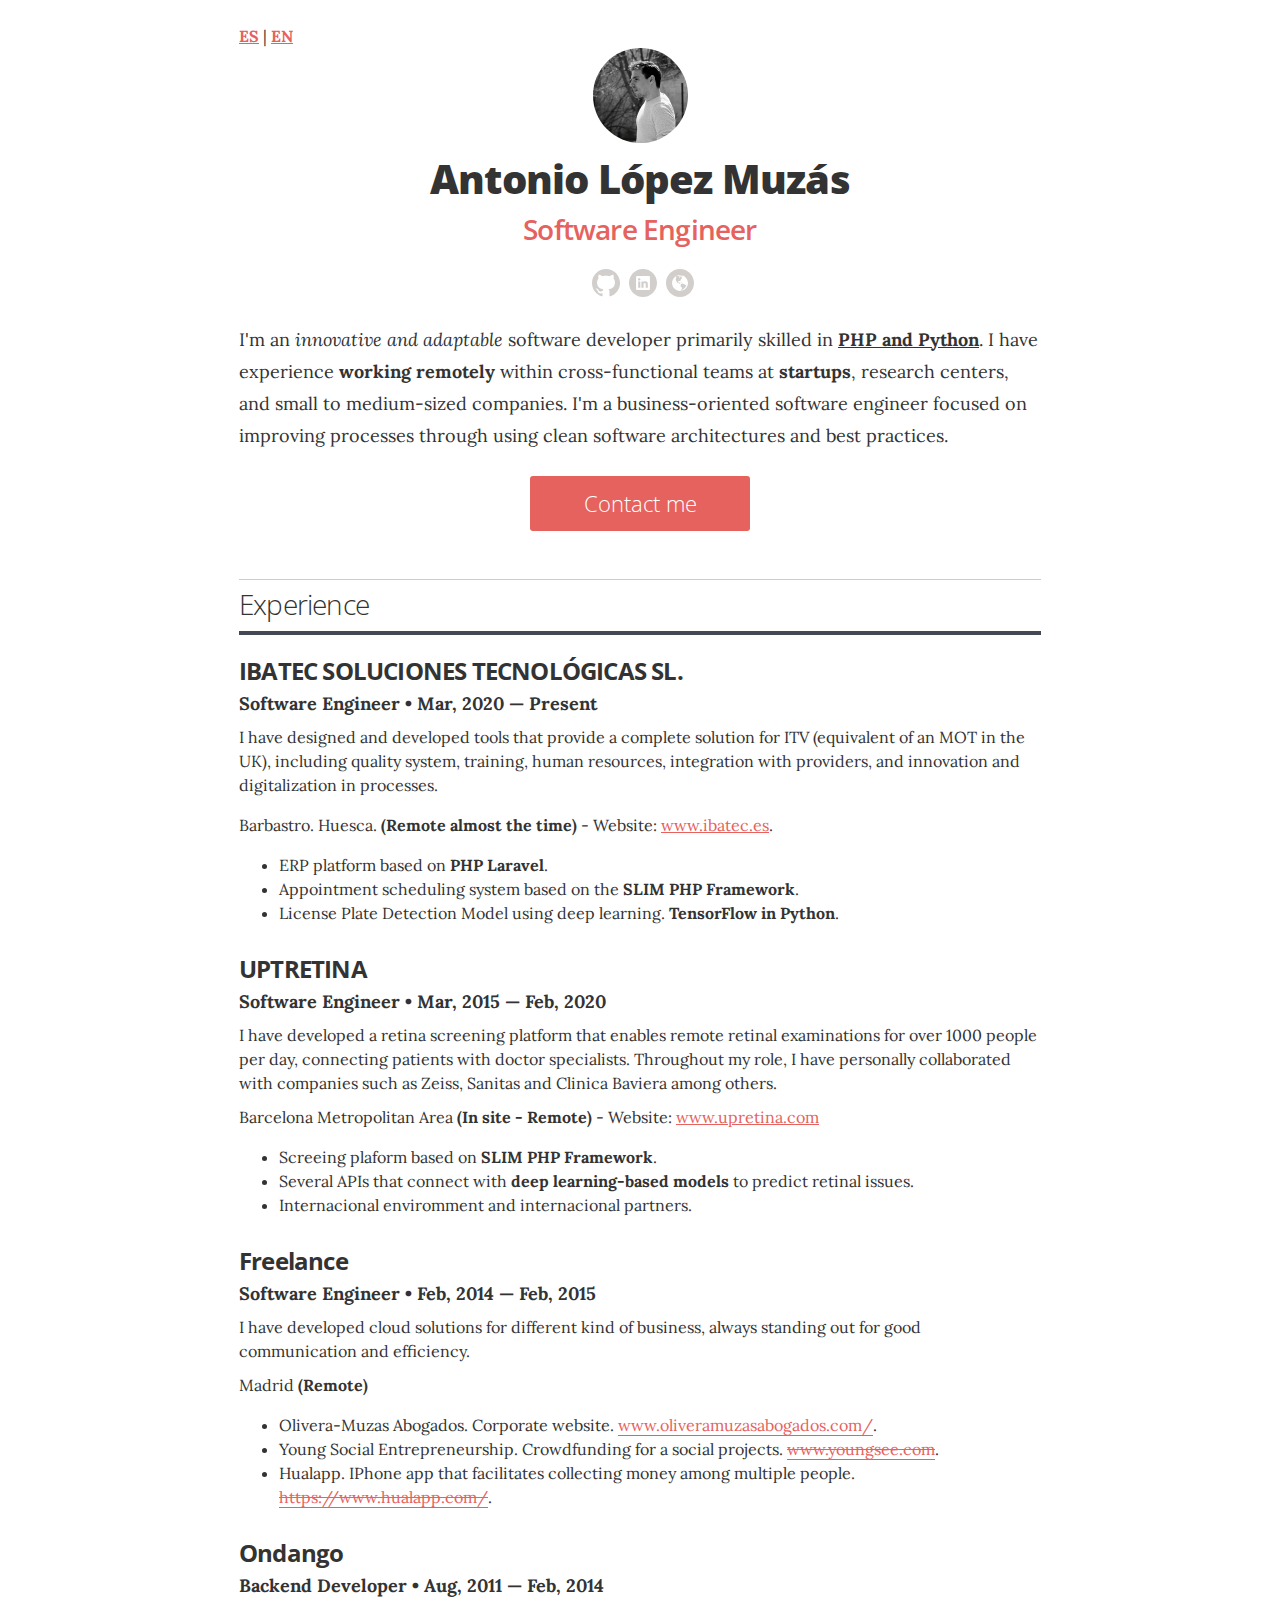
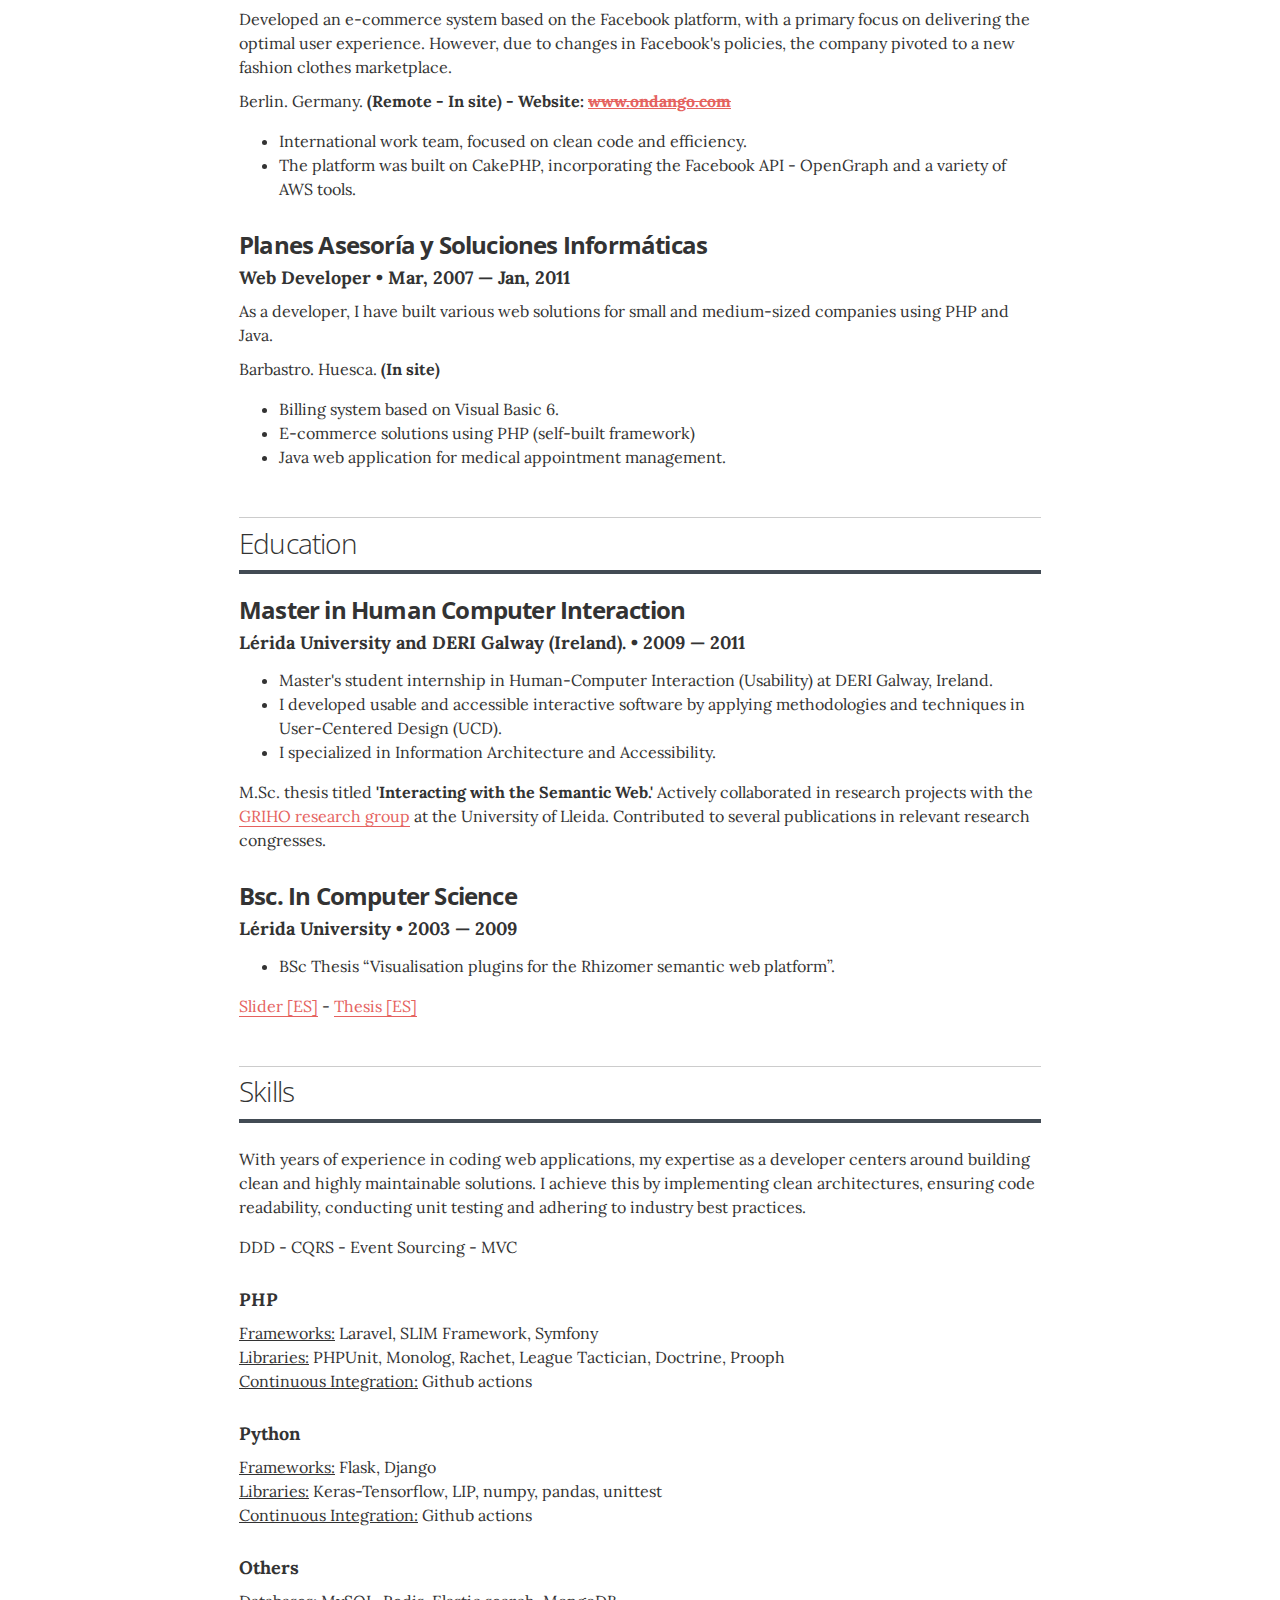
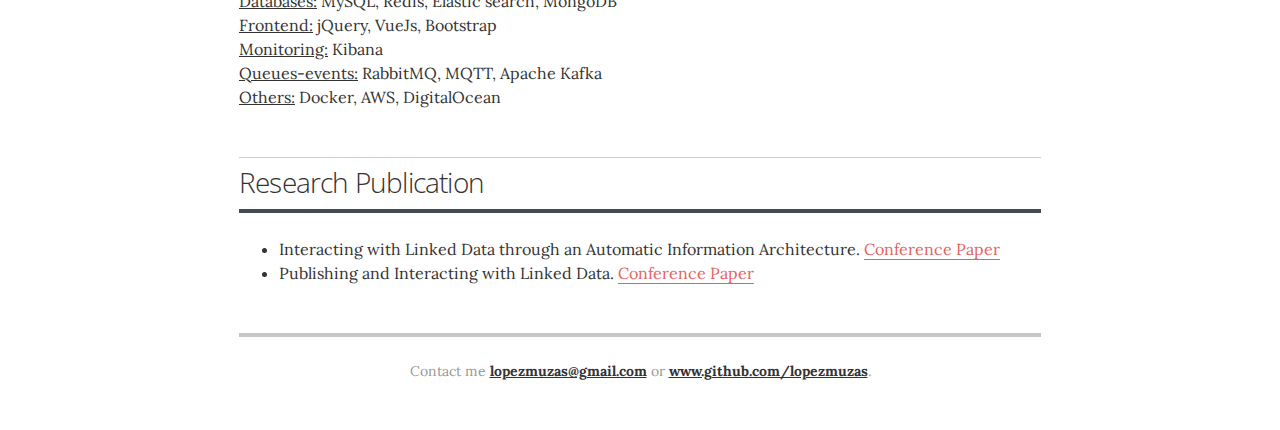
<file: index.html>
<!DOCTYPE html>
<html>
    <head>
        <meta charset="utf-8">
        <meta http-equiv="X-UA-Compatible" content="IE=edge">
        <meta name="viewport" content="width=device-width, initial-scale=1">
        <title>Antonio López Muzás -  Curriculum Vitae - Resume</title>
        <link href='https://fonts.googleapis.com/css?family=Lora:400,700|Open+Sans:400,300,800,700' rel='stylesheet' type='text/css'>
        <meta name="description" content="Antonio López Muzás curriculum vitae - resume.">
        <link rel="stylesheet" href="assets/css/main.css?v=2606">
        <link rel="canonical" href="https://lopezmuzas.github.io/resume/">
        <link rel="icon" type="image/x-icon" href="favicon.png" />
    </head>
    <body class="theme-default">
        <div class="wrapper" itemscope itemtype="http://schema.org/Person">
            <meta itemprop="telephone" content="+34 699 71 11 12" />
            <header class="page-header">
                <div><a style="color:#E5625E;font-weight: 800;" href="index_es.html">ES</a> | <a style="color:#E5625E;font-weight: 800;" href="index.html">EN</a></div>
                <img src="assets/img/avatar.jpeg" alt="avatar" class="avatar no-print" itemprop="image">
                <h1 class="header-name" itemprop="name">Antonio López Muzás</h1>
                <div class="title-bar no-print">
                    <h2 class="header-title" itemprop="jobTitle">Software Engineer</h2>
                    <ul class="icon-links">

                        <li class="icon-link-item">
                            <a target="_blank" href="https://github.com/lopezmuzas" class="icon-link" itemprop="sameAs"><svg class="icon" xmlns="http://www.w3.org/2000/svg" xmlns:xlink="http://www.w3.org/1999/xlink" x="0px" y="0px" viewBox="0 0 28 28"
                                    enable-background="new 0 0 28 28" xml:space="preserve" width="28">
                                    <path id="GitHub" fill-rule="evenodd" clip-rule="evenodd" fill="#D1CECC" d="M14.01,0C6.27,0-0.01,6.28-0.01,14.02
                                    c0,6.19,4.02,11.45,9.59,13.3c0.7,0.13,0.96-0.3,0.96-0.68c0-0.33-0.01-1.21-0.02-2.38c-3.9,0.85-4.72-1.88-4.72-1.88
                                    c-0.64-1.62-1.56-2.05-1.56-2.05c-1.27-0.87,0.1-0.85,0.1-0.85c1.41,0.1,2.15,1.44,2.15,1.44c1.25,2.14,3.28,1.52,4.08,1.16
                                    c0.13-0.91,0.49-1.52,0.89-1.87c-3.11-0.35-6.38-1.56-6.38-6.93c0-1.53,0.55-2.78,1.44-3.76C6.37,9.17,5.89,7.74,6.65,5.81
                                    c0,0,1.18-0.38,3.85,1.44c1.12-0.31,2.32-0.47,3.51-0.47c1.19,0.01,2.39,0.16,3.51,0.47c2.68-1.81,3.85-1.44,3.85-1.44
                                    c0.76,1.93,0.28,3.35,0.14,3.71c0.9,0.98,1.44,2.23,1.44,3.76c0,5.38-3.28,6.57-6.4,6.92c0.5,0.43,0.95,1.29,0.95,2.6
                                    c0,1.87-0.02,3.39-0.02,3.84c0,0.37,0.25,0.81,0.96,0.67c5.56-1.86,9.58-7.11,9.58-13.3C28.03,6.28,21.75,0,14.01,0z" />
                                </svg>
                            </a>
                        </li>

                        <li class="icon-link-item"><a target="_blank" href="https://www.linkedin.com/in/antoniolopezmuzas" class="icon-link" itemprop="sameAs"><svg class="icon" xmlns="http://www.w3.org/2000/svg" xmlns:xlink="http://www.w3.org/1999/xlink" x="0px" y="0px" viewBox="0 0 28 28" enable-background="new 0 0 28 28" xml:space="preserve" width="28">
                            <path id="LinkedIn" fill="#D1CECC" d="M18.82,15.09v3.61h-2.09v-3.37c0-0.85-0.3-1.42-1.06-1.42c-0.58,0-0.92,0.39-1.07,0.77
                            c-0.06,0.13-0.07,0.32-0.07,0.51v3.52h-2.09c0,0,0.03-5.71,0-6.3h2.09v0.89c0,0.01-0.01,0.01-0.01,0.02h0.01V13.3
                            c0.28-0.43,0.77-1.04,1.89-1.04C17.79,12.25,18.82,13.16,18.82,15.09z M9.18,18.7h2.09v-6.3H9.18V18.7z M10.24,9.36
                            c-0.72,0-1.19,0.47-1.19,1.09c0,0.61,0.45,1.09,1.16,1.09h0.01c0.73,0,1.18-0.48,1.18-1.09C11.39,9.84,10.95,9.36,10.24,9.36z
                            M28,14c0,7.73-6.27,14-14,14S0,21.73,0,14S6.27,0,14,0S28,6.27,28,14z M20.93,8.02c0-0.55-0.46-1-1.02-1H8.09
                            c-0.57,0-1.02,0.45-1.02,1v11.96c0,0.55,0.46,1,1.02,1h11.82c0.57,0,1.02-0.45,1.02-1V8.02z"></path>
                            </svg>
                            </a>
                        </li>

                        <li class="icon-link-item">
                            <a target="_blank" href="https://lopezmuzas.github.io/resume" class="icon-link" itemprop="sameAs"><svg class="icon" xmlns="http://www.w3.org/2000/svg" xmlns:xlink="http://www.w3.org/1999/xlink" x="0px" y="0px" viewBox="0 0 28 28"
                                enable-background="new 0 0 28 28" xml:space="preserve" width="28">
                                <path id="Website" fill="#D1CECC" d="M14.83,7.6c0.03,0.08,0.03,0.14,0,0.19s-0.08,0.07-0.17,0.07c-0.12,0-0.26-0.01-0.4-0.04
                                    s-0.2-0.06-0.18-0.1c0.15-0.15,0.16-0.26,0.03-0.33c-0.13-0.07-0.27-0.11-0.42-0.11s-0.25-0.04-0.3-0.09s-0.03-0.09,0.05-0.09
                                    s0.22,0,0.4,0.01c0.19,0.01,0.31,0.04,0.37,0.08s0.17,0.1,0.33,0.19S14.8,7.52,14.83,7.6z M15.9,13.35c-0.11-0.03-0.2-0.03-0.26,0
                                    s-0.13,0.05-0.2,0.05c-0.08-0.01-0.25-0.09-0.5-0.24s-0.5-0.22-0.77-0.22c-0.11,0.01-0.17,0.04-0.19,0.08s-0.01,0.07,0.01,0.08
                                    c0.02,0.01,0.12,0.03,0.29,0.05s0.4,0.11,0.67,0.26c0.28,0.15,0.48,0.21,0.61,0.19s0.22-0.06,0.28-0.1
                                    c0.07-0.01,0.12-0.03,0.16-0.06S16.01,13.38,15.9,13.35z M13.62,6.85c0.17-0.03,0.3-0.13,0.38-0.3c0.03-0.14-0.04-0.2-0.21-0.18
                                    s-0.29,0.07-0.37,0.13c-0.01,0.03-0.02,0.06-0.03,0.09s-0.02,0.06-0.03,0.07l-0.08,0.1c-0.03,0.03-0.03,0.05-0.02,0.06
                                    C13.32,6.88,13.44,6.89,13.62,6.85z M16.12,7.08c-0.02-0.16-0.11-0.3-0.26-0.41s-0.32-0.19-0.5-0.22c-0.18-0.03-0.38-0.07-0.61-0.12
                                    s-0.4-0.04-0.53,0.04c-0.21,0.18-0.25,0.31-0.12,0.39c0.07,0.03,0.2,0.05,0.38,0.06s0.44,0.15,0.76,0.41
                                    c0.11,0.08,0.29,0.21,0.55,0.37s0.44,0.23,0.55,0.19c0.06-0.06,0.04-0.15-0.05-0.28S16.14,7.24,16.12,7.08z M28,14
                                    c0,7.73-6.27,14-14,14S0,21.73,0,14S6.27,0,14,0S28,6.27,28,14z M21.95,14c-0.06-2.25-0.83-4.12-2.33-5.62
                                    c-1.5-1.5-3.37-2.27-5.62-2.33c-2.25,0.06-4.12,0.83-5.62,2.33c-1.5,1.5-2.27,3.37-2.33,5.62c0.06,2.25,0.83,4.12,2.33,5.62
                                    c1.5,1.5,3.37,2.27,5.62,2.33c0.54,0,1.06-0.05,1.57-0.14c-0.11-0.07-0.17-0.24-0.18-0.51s0.04-0.52,0.16-0.76
                                    c0.15-0.26,0.3-0.61,0.46-1.04c0.15-0.43,0.08-0.77-0.23-1c-0.32-0.18-0.51-0.34-0.57-0.49s-0.19-0.32-0.37-0.54
                                    s-0.28-0.36-0.28-0.44v-0.21c-0.01-0.21,0.05-0.43,0.19-0.66l0.25-0.39c0.01-0.04,0.02-0.1,0.02-0.19v-0.19
                                    c-0.01-0.04-0.07-0.09-0.17-0.16s-0.17-0.1-0.22-0.1s-0.09,0.01-0.11,0.05s-0.07,0.06-0.13,0.06s-0.17-0.04-0.33-0.13
                                    c-0.16-0.09-0.27-0.16-0.32-0.21s-0.1-0.11-0.14-0.19s-0.09-0.15-0.16-0.22s-0.11-0.1-0.16-0.09s-0.12,0-0.23-0.03l-1.45-0.56
                                    c-0.26-0.11-0.43-0.23-0.5-0.37c-0.07-0.14-0.1-0.26-0.1-0.37s-0.06-0.23-0.17-0.37l-0.29-0.37c-0.08-0.12-0.14-0.24-0.17-0.34
                                    s-0.05-0.15-0.06-0.13c-0.01,0.07,0.02,0.23,0.1,0.48s0.12,0.39,0.1,0.43c-0.03,0.01-0.07-0.02-0.12-0.11s-0.12-0.19-0.19-0.3
                                    c-0.06-0.07-0.07-0.15-0.04-0.25c0.03-0.1-0.07-0.38-0.29-0.85c-0.22-0.47-0.26-0.85-0.11-1.15s0.24-0.57,0.3-0.82
                                    c0.03-0.21,0.09-0.25,0.19-0.13c0.1,0.12,0.1,0.11,0.02-0.01c-0.08-0.18-0.11-0.4-0.08-0.65c0.03-0.26,0.01-0.46-0.06-0.61
                                    c-0.11-0.1-0.3-0.08-0.58,0.05S9.12,8.14,9.1,8.16c0.03-0.12,0.18-0.28,0.46-0.46l0.87-0.58c0.26-0.17,0.49-0.22,0.69-0.17
                                    s0.41,0.12,0.62,0.21s0.34,0.12,0.37,0.1s0.01-0.06-0.06-0.13s-0.07-0.13,0.01-0.16S12.26,6.96,12.43,7
                                    c0.17,0.03,0.31,0.11,0.42,0.24s0.3,0.18,0.54,0.17s0.32,0.01,0.25,0.06s-0.11,0.12-0.11,0.19c0.04,0.06,0.02,0.1-0.05,0.13
                                    s-0.2,0.1-0.36,0.21s-0.18,0.19-0.05,0.26c0.13,0.07,0.36,0.21,0.67,0.41c0.28,0.19,0.41,0.19,0.41-0.01s-0.02-0.4-0.06-0.61
                                    c-0.01-0.14,0.05-0.19,0.2-0.14s0.22,0.07,0.24,0.08c0.17,0.11,0.27,0.15,0.32,0.11s0.13-0.04,0.26-0.01
                                    c0.17,0.07,0.37,0.19,0.6,0.37l0.41,0.33c-0.43,0.25-0.6,0.41-0.51,0.49s0.2,0.14,0.32,0.2c0.06,0.06,0.02,0.12-0.1,0.21
                                    s-0.2,0.12-0.23,0.12c-0.08-0.08-0.15-0.1-0.2-0.05s-0.1,0.09-0.16,0.13c-0.06,0.04-0.07,0.09-0.05,0.14s0.04,0.09,0.05,0.1
                                    c-0.3,0.07-0.47,0.22-0.49,0.44s-0.02,0.39-0.01,0.49c0,0.08-0.07,0.18-0.21,0.3s-0.24,0.23-0.31,0.34c-0.03,0.14,0,0.29,0.08,0.47
                                    c0.08,0.17,0.08,0.27,0,0.3c-0.08-0.01-0.22-0.12-0.41-0.32c-0.19-0.2-0.55-0.24-1.08-0.13c-0.19,0.04-0.39,0.16-0.6,0.36
                                    s-0.23,0.49-0.06,0.88c0.21,0.32,0.43,0.38,0.68,0.19c0.25-0.19,0.43-0.3,0.56-0.31c0.1,0.08,0.12,0.2,0.06,0.35
                                    c-0.06,0.15-0.08,0.24-0.08,0.27c0.06-0.01,0.17,0.02,0.34,0.09s0.28,0.27,0.32,0.58c0.04,0.31,0.19,0.49,0.46,0.55
                                    s0.45,0.08,0.57,0.07s0.28-0.09,0.48-0.24s0.32-0.24,0.37-0.27s0.17-0.06,0.35-0.1s0.47,0.03,0.84,0.23s0.67,0.31,0.88,0.35
                                    s0.38,0.11,0.5,0.2s0.18,0.2,0.18,0.33s0.05,0.23,0.14,0.3c0.15,0.04,0.39,0.07,0.72,0.07s0.57,0.1,0.72,0.28
                                    c0.07,0.28-0.08,0.73-0.46,1.38c-0.37,0.64-0.68,1.05-0.93,1.23c-0.18,0.12-0.34,0.29-0.48,0.49s-0.3,0.38-0.49,0.55
                                    s-0.41,0.34-0.66,0.52s-0.51,0.34-0.78,0.5c-0.21,0.15-0.36,0.32-0.46,0.51s-0.19,0.32-0.27,0.4c1.81-0.43,3.28-1.34,4.43-2.75
                                    C21.31,17.6,21.9,15.93,21.95,14z" />
                                </svg>
                            </a>
                        </li>
                    </ul>
                </div>

                <div class="executive-summary" itemprop="description">
                    <p>
                        I'm an <i>innovative and adaptable</i> software developer primarily skilled in <u><b>PHP and Python</b></u>. 
                        I have experience <b>working remotely </b> within cross-functional teams at <b>startups</b>, research centers, and small to medium-sized companies. 
                        I'm a business-oriented software engineer focused on improving processes through using clean software architectures and best practices.
                    </p>
                </div>
                <a href="mailto:lopezmuzas@gmail.com" class="contact-button no-print" itemprop="email">Contact me</a>
            </header>

            <section class="content-section">
                <header class="section-header">
                    <h2>Experience</h2>
                </header>
                <div class="resume-item" itemscope itemprop="worksFor" itemtype="http://schema.org/Organization">
                    <h3 class="resume-item-title" itemprop="name">IBATEC SOLUCIONES TECNOLÓGICAS SL.</h3>
                    <h4 class="resume-item-details" itemprop="description">Software Engineer &bull; Mar, 2020
                        &mdash; Present</h4>
                    <p class="resume-item-copy">I have designed and developed tools that provide a complete solution for ITV (equivalent of an MOT in the UK), including quality system, training, human resources, integration with providers, and innovation and digitalization in processes.</p>
                    <p>Barbastro. Huesca. <b>(Remote almost the time)</b> - Website: <a target="_blank" style="color:#E5625E" href="https://www.ibatec.es">www.ibatec.es</a>. </p>
                    <ul class="resume-item-list">
                        <li>ERP platform based on <b>PHP Laravel</b>.</li>
                        <li>Appointment scheduling system based on the <b>SLIM PHP Framework</b>.</li>
                        <li>License Plate Detection Model using deep learning. <b>TensorFlow in Python</b>.</li>
                    </ul>
                </div>
                <div class="resume-item" itemscope itemprop="worksFor" itemtype="http://schema.org/Organization">
                    <h3 class="resume-item-title" itemprop="name">UPTRETINA </h3>
                    <h4 class="resume-item-details" itemprop="description">Software Engineer &bull; Mar, 2015
                        &mdash; Feb, 2020</h4>
                    <p class="resume-item-copy">
                        I have developed a retina screening platform that enables remote retinal examinations for over 1000 people per day, connecting patients with doctor specialists. Throughout my role, I have personally collaborated with companies such as Zeiss, Sanitas and Clinica Baviera among others.
                    </p>
                    <p style="margin-top:10px;">Barcelona Metropolitan Area <b>(In site - Remote)</b> - Website: <a target="_blank" style="color:#E5625E" href="https://www.upretina.com">www.upretina.com</a></p>
                    <ul class="resume-item-list">
                        <li>Screeing plaform based on <b>SLIM PHP Framework</b>.</li>
                        <li>Several APIs that connect with <b>deep learning-based models</b> to predict retinal issues.</li>
                        <li>Internacional enviromment and internacional partners.</li>
                    </ul>
                </div>

                <div class="resume-item" itemscope itemprop="worksFor" itemtype="http://schema.org/Organization">
                    <h3 class="resume-item-title" itemprop="name">Freelance</span></h3>
                    <h4 class="resume-item-details" itemprop="description">Software Engineer &bull; Feb, 2014
                        &mdash; Feb, 2015</h4>
                    <p class="resume-item-copy">
                        I have developed cloud solutions for different kind of business, always standing out for good communication and efficiency.
                    </p>
                    <p style="margin-top:10px;">Madrid <b>(Remote)</b></p>
                    <ul class="resume-item-list">
                        <li>Olivera-Muzas Abogados. Corporate website. <a target="_blank" style="color:#E5625E" href="http://www.oliveramuzasabogados.com/">www.oliveramuzasabogados.com/</a>.</li>
                        <li>Young Social Entrepreneurship. Crowdfunding for a social projects.  <a style="color:#E5625E" href="#"><s>www.youngsee.com</s></a>.</li>
                        <li>Hualapp. IPhone app that facilitates collecting money among multiple people. <a style="color:#E5625E" href="#"><s>https://www.hualapp.com/</s></a>.</li>
                    </ul>
                </div>

                <div class="resume-item" itemscope itemprop="worksFor" itemtype="http://schema.org/Organization">
                    <h3 class="resume-item-title" itemprop="name">Ondango</span></h3>
                    <h4 class="resume-item-details" itemprop="description">Backend Developer &bull; Aug, 2011
                        &mdash; Feb, 2014</h4>
                    <p class="resume-item-copy">
                        Developed an e-commerce system based on the Facebook platform, with a primary focus on delivering the optimal user experience. However, due to changes in Facebook's policies, the company pivoted to a new fashion clothes marketplace.
                    </p>
                    <p style="margin-top:10px;">Berlin. Germany. <b>(Remote - In site) - Website: <a target="_blank" style="color:#E5625E" href="https://www.ondango.com"><s>www.ondango.com</s></a></b></p>
                    <ul class="resume-item-list">
                        <li>International work team, focused on clean code and efficiency.</li>
                        <li>The platform was built on CakePHP, incorporating the Facebook API - OpenGraph and a variety of AWS tools.</li>
                    </ul>
                </div>

                <div class="resume-item" itemscope itemprop="worksFor" itemtype="http://schema.org/Organization">
                    <h3 class="resume-item-title" itemprop="name">Planes Asesoría y Soluciones Informáticas</span></h3>
                    <h4 class="resume-item-details" itemprop="description">Web Developer &bull; Mar, 2007
                        &mdash; Jan, 2011</h4>
                    <p class="resume-item-copy">
                        As a developer, I have built various web solutions for small and medium-sized companies using PHP and Java.
                    </p>
                    <p style="margin-top:10px;">Barbastro. Huesca. <b>(In site)</b></p>
                    <ul class="resume-item-list">
                        <li>Billing system based on Visual Basic 6.</li>
                        <li>E-commerce solutions using PHP (self-built framework)</li>
                        <li>Java web application for medical appointment management.</li>
                    </ul>
                </div>

            </section>

            <section class="content-section">
                <header class="section-header">
                    <h2>Education</h2>
                </header>
                <div class="resume-item" itemscope itemprop="alumniOf" itemtype="http://schema.org/CollegeOrUniversity">
                    <h3 class="resume-item-title" itemprop="name">Master in Human Computer Interaction</h3>
                    <h4 class="resume-item-details group" itemprop="description">Lérida University and DERI Galway (Ireland). &bull; 2009
                        &mdash; 2011</h4>
                    <h5 class="resume-item-details award-title" itemprop="description"></h5>
                    <p class="resume-item-copy" itemprop="description">
                        <ul class="resume-item-list">
                            <li>Master's student internship in Human-Computer Interaction (Usability) at <a target="_blank" style="color:#E5625E" href="http://www.deri.ie/"></a>DERI Galway</a>, Ireland.</li>
                            <li>I developed usable and accessible interactive software by applying methodologies and techniques in User-Centered Design (UCD).</li>
                            <li>I specialized in Information Architecture and Accessibility.</li>
                        </ul>
                        <p class="resume-item-copy"> 
                            M.Sc. thesis titled <b>'Interacting with the Semantic Web.'</b> Actively collaborated in research projects with the <a style="color:#E5625E" target="_blank" href="http://www.griho.udl.cat/">GRIHO research group</a> at the University of Lleida. Contributed to several publications in relevant research congresses.
                        </p>
                    </p>
                </div>
                <div class="resume-item" itemscope itemprop="alumniOf" itemtype="http://schema.org/CollegeOrUniversity">
                    <h3 class="resume-item-title" itemprop="name">Bsc. In Computer Science</h3>
                    <h4 class="resume-item-details group" itemprop="description">Lérida University &bull; 2003
                        &mdash; 2009</h4>
                    <h5 class="resume-item-details award-title" itemprop="description"></h5>
                    <p class="resume-item-copy" itemprop="description">
                        <ul class="resume-item-list">
                            <li>BSc Thesis “Visualisation plugins for the Rhizomer semantic web platform”.</li>
                        </ul>
                        <p class="resume-item-copy"> 
                            <a style="color:#E5625E" target="_blank" href="https://www.slideshare.net/lopezmuzas/sistema-modular-de-representacin-de-informacin-para-la-plataforma-de-web-semntica-rhizomer">Slider [ES]</a> - 
                            <a style="color:#E5625E" target="_blank" href="https://repositori.udl.cat/items/284db9cd-d966-4cf8-80a4-39f8d445d759">Thesis [ES]</a>
                        </p>
                    </p>
                </div>
            </section>
            <!--
            <section class="content-section">
                <header class="section-header">
                    <h2>Projects</h2>
                </header>
                <div class="resume-item" itemscope itemtype="http://schema.org/CreativeWork">
                    <meta itemprop="creator" content="an" itemtype="http://schema.org/Person" />
                    <h3 class="resume-item-title" itemprop="name">aaaa.io</h3>
                    <h4 class="resume-item-details" itemprop="description">Founder & Primary Developer &bull; 2012 &mdash;
                        Present</h4>
                    <p class="resume-item-copy">aaaaa</p>
                </div>
            </section>
            -->
            <section class="content-section">
                <header class="section-header">
                    <h2>Skills</h2>
                </header>
                <div class="resume-item">
                    <p class="resume-item-copy">
                        With years of experience in coding web applications, my expertise as a developer centers around building clean and highly maintainable solutions. I achieve this by implementing clean architectures, ensuring code readability, conducting unit testing and adhering to industry best practices.
                    </p>
                    <p>DDD - CQRS - Event Sourcing - MVC</p>
                </div>
                <div class="resume-item">
                    <h4 class="resume-item-details">PHP</h4>
                    <p class="resume-item-copy">
                        <u>Frameworks:</u> Laravel, SLIM Framework, Symfony <br/>
                        <u>Libraries:</u> PHPUnit, Monolog, Rachet, League Tactician, Doctrine, Prooph<br/>
                        <u>Continuous Integration:</u> Github actions 
                    </p>
                </div>
                <div class="resume-item">
                    <h4 class="resume-item-details">Python</h4>
                    <p class="resume-item-copy">
                        <u>Frameworks:</u> Flask, Django <br/>
                        <u>Libraries:</u> Keras-Tensorflow, LIP, numpy, pandas, unittest<br/>
                        <u>Continuous Integration:</u> Github actions 
                    </p>
                </div>
                <div class="resume-item">
                    <h4 class="resume-item-details">Others</h4>
                    <p class="resume-item-copy">
                        <u>Databases:</u> MySQL, Redis, Elastic search, MongoDB <br/>
                        <u>Frontend:</u> jQuery, VueJs, Bootstrap <br/>
                        <u>Monitoring:</u> Kibana <br/>
                        <u>Queues-events:</u> RabbitMQ, MQTT, Apache Kafka<br/>
                        <u>Others:</u> Docker, AWS, DigitalOcean<br/>
                    </p>
                </div>
            </section>
            
            <section class="content-section">
                <header class="section-header">
                    <h2>Research Publication</h2>
                </header>
                <div class="resume-item">
                    <ul class="resume-item-list">
                        <li>
                            Interacting with Linked Data through an Automatic Information Architecture.
                            <a target="_blank" style="color:#E5625E" href="https://www.researchgate.net/publication/220751725_Publishing_and_interacting_with_linked_data">Conference Paper</a>
                        </li>
                        <li>
                            Publishing and Interacting with Linked Data. 
                            <a target="_blank" style="color:#E5625E" href="http://red.linkeddata.es/c/document_library/get_file?uuid=4a845a68-bb17-43e7-a933-f7d7f94923e0&groupId=10136">Conference Paper</a>
                        </li>
                    </ul>
                </div>
            </section>
            <!--
            <section class="content-section">
                <header class="section-header">
                    <h2>Additional Links</h2>
                </header>
                <div class="resume-item">
                    <ul class="resume-item-list">
                        <li><a href=# itemprop="url"></a></li>
                        <li><a href=# itemprop="url"></a></li>
                    </ul>
                </div>
            </section>
             -->
            <footer class="page-footer">
                <p class="footer-line">Contact me <a href="mailto:lopezmuzas@gmail.com">lopezmuzas@gmail.com</a> or <a href="http://github.com/lopezmuzas">www.github.com/lopezmuzas</a>.
            </footer>
        </div>
    </body>
</html>
</file>
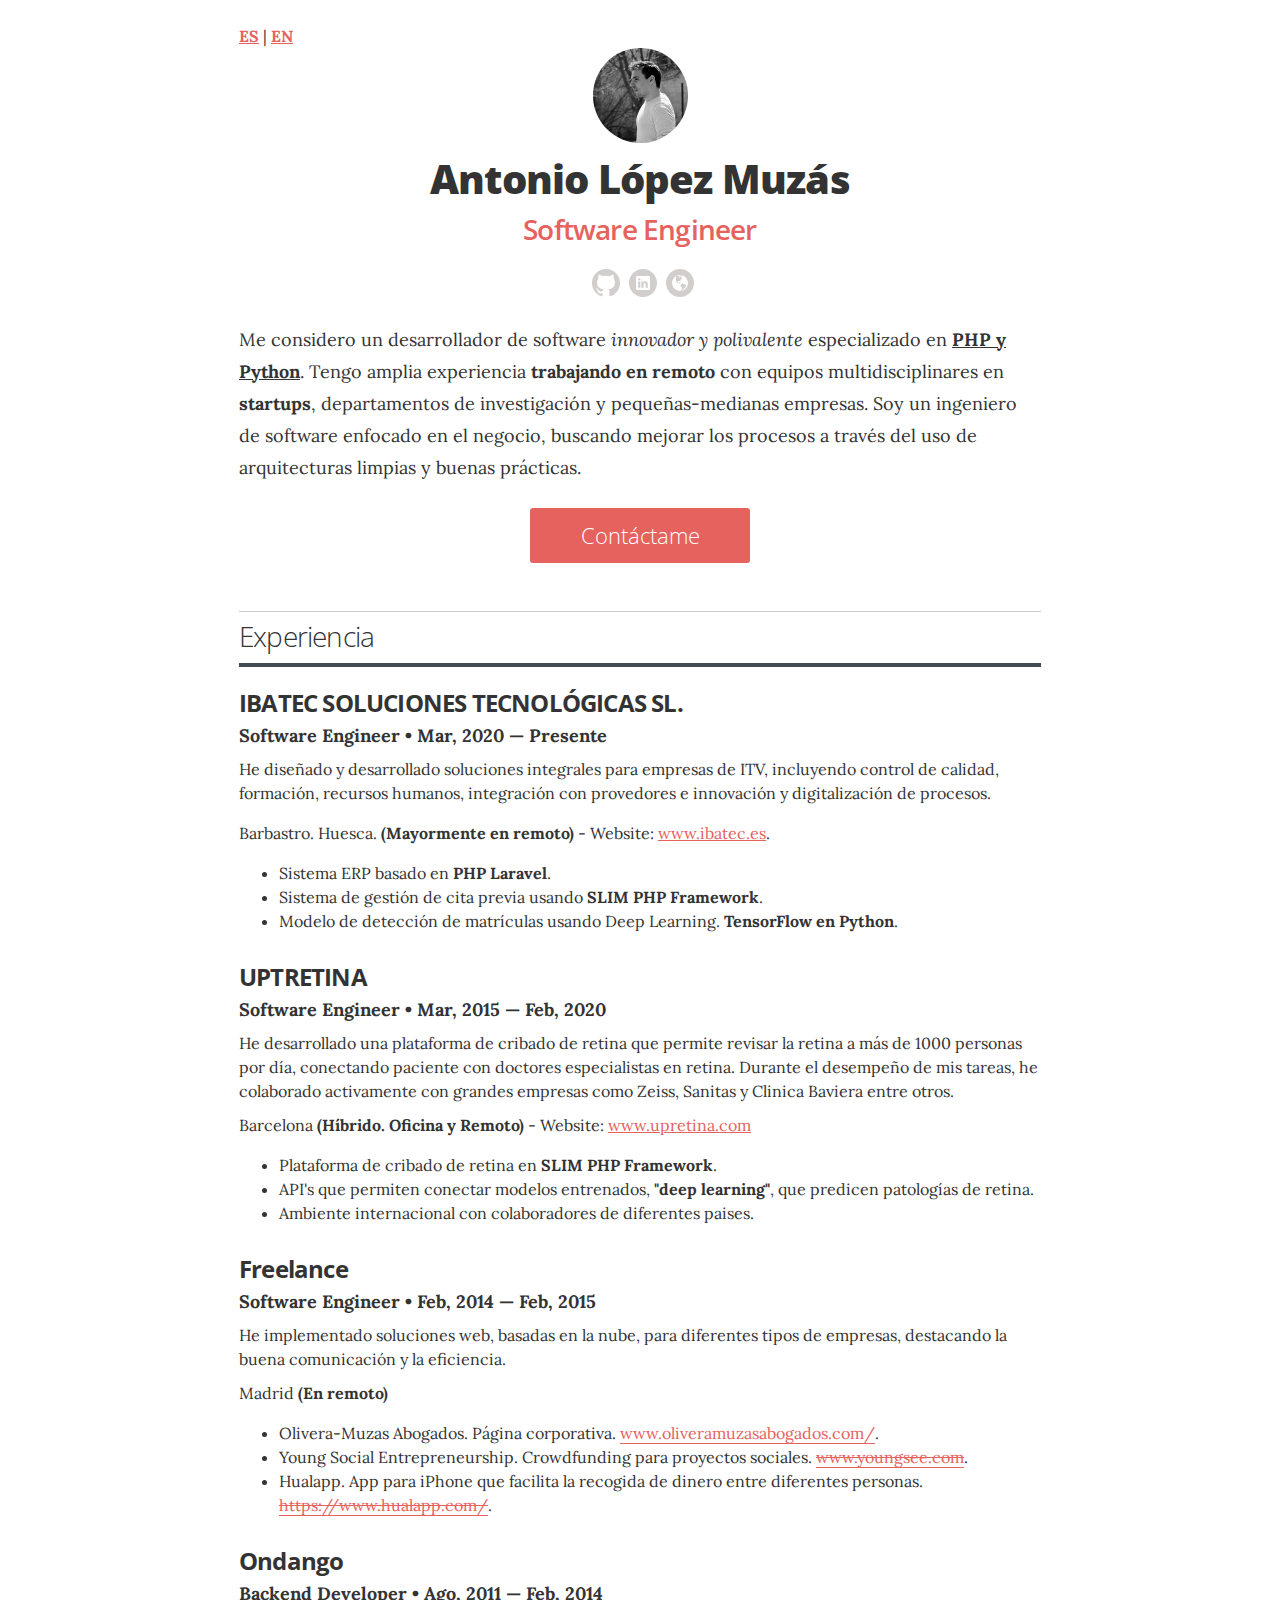
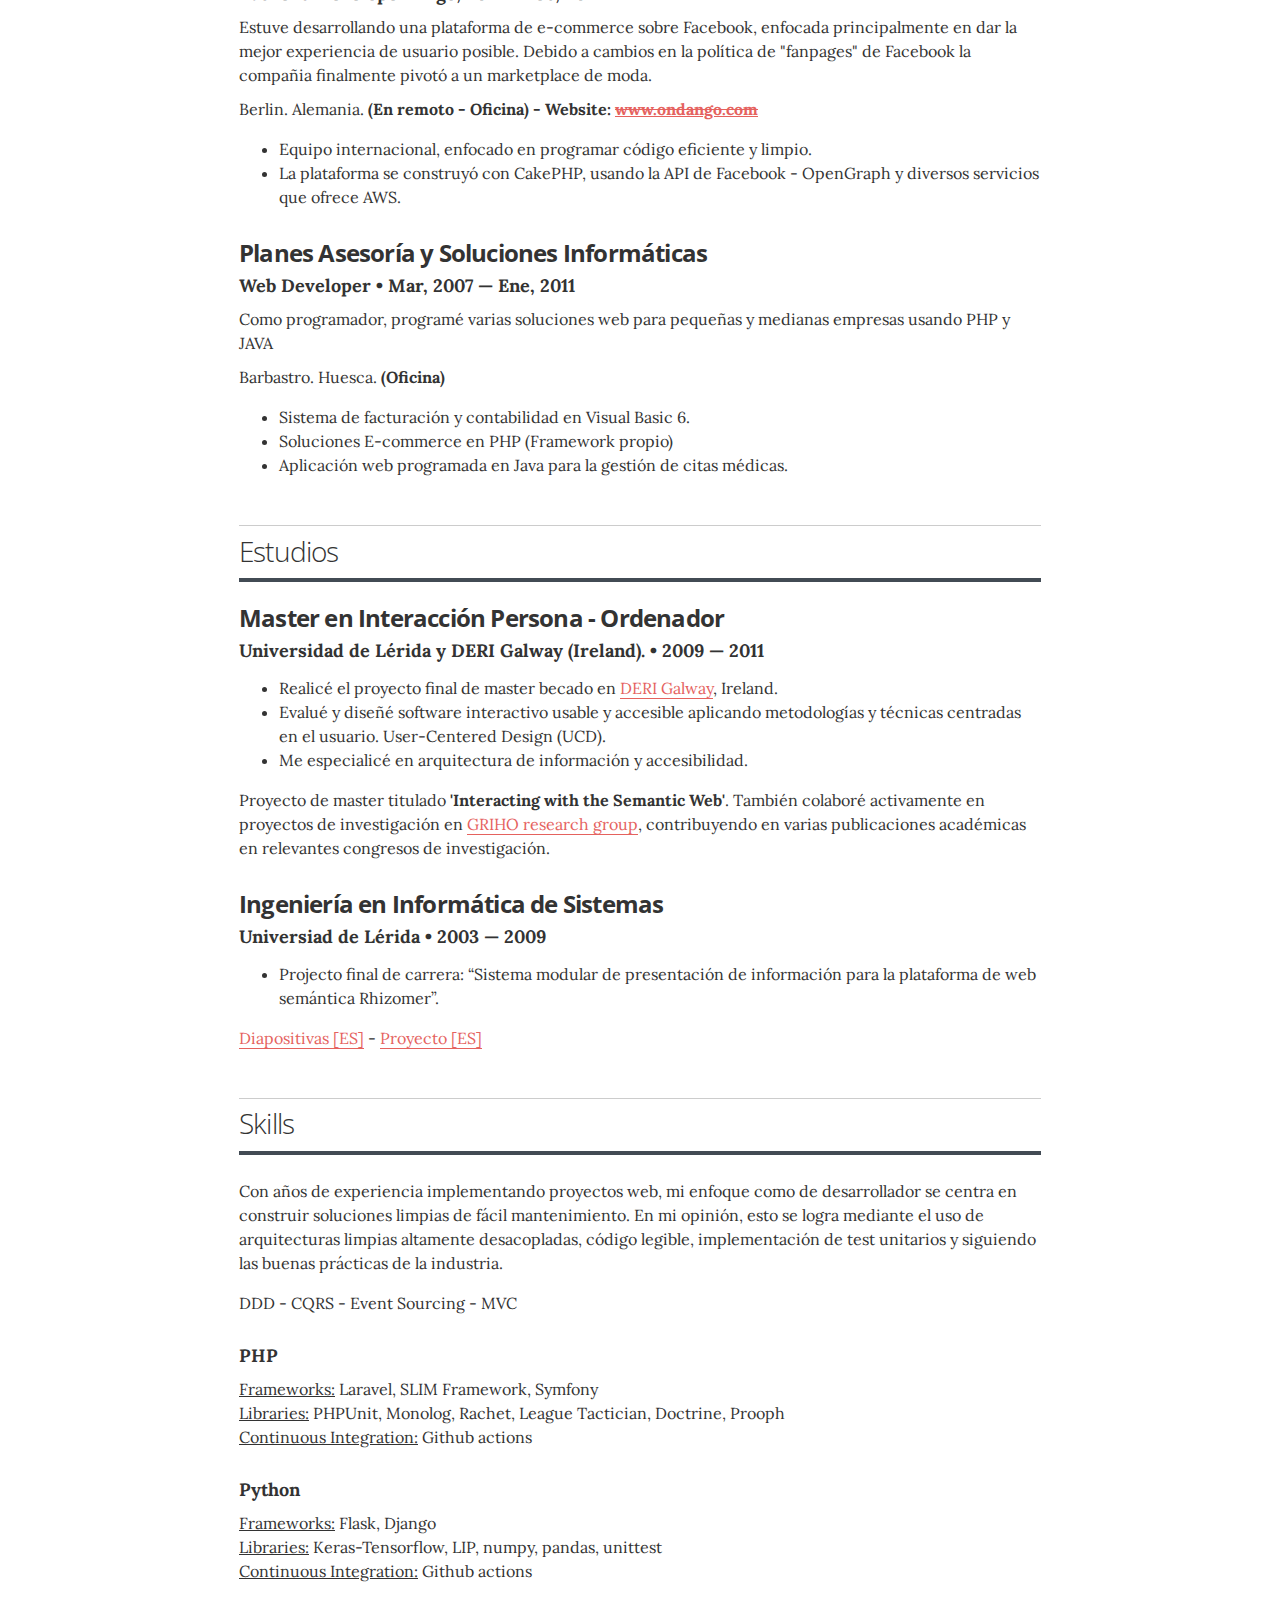
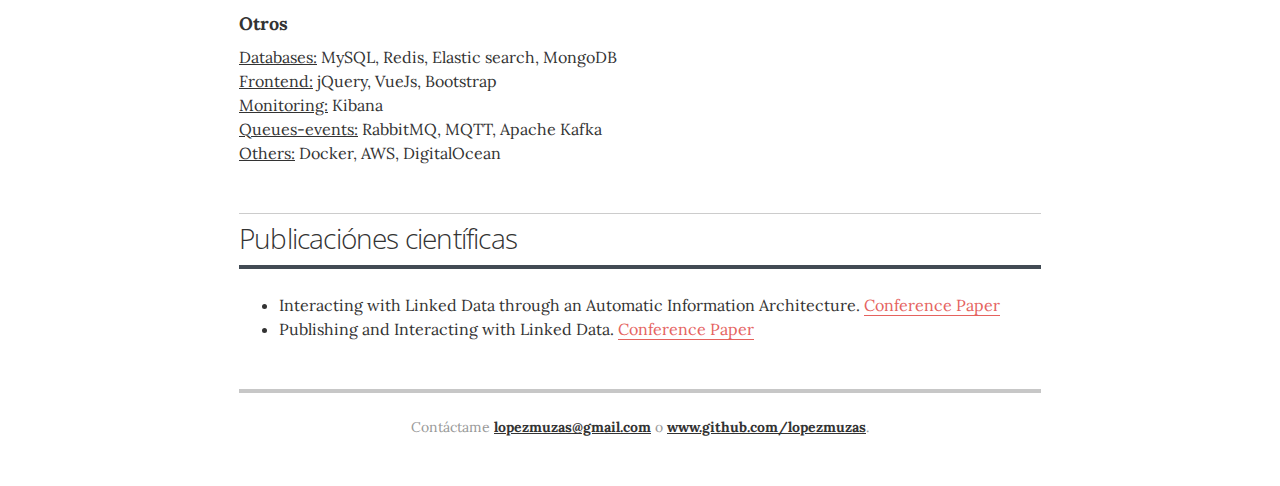
<file: index_es.html>
<!DOCTYPE html>
<html>
    <head>
        <meta charset="utf-8">
        <meta http-equiv="X-UA-Compatible" content="IE=edge">
        <meta name="viewport" content="width=device-width, initial-scale=1">
        <title>Antonio López Muzás -  Curriculum Vitae - Resume</title>
        <link href='https://fonts.googleapis.com/css?family=Lora:400,700|Open+Sans:400,300,800,700' rel='stylesheet' type='text/css'>
        <meta name="description" content="Antonio López Muzás curriculum vitae - resume.">
        <link rel="stylesheet" href="assets/css/main.css?v=2606">
        <link rel="canonical" href="https://lopezmuzas.github.io/resume/">
        <link rel="icon" type="image/x-icon" href="favicon.png" />
    </head>
    <body class="theme-default">
        <div class="wrapper" itemscope itemtype="http://schema.org/Person">
            <meta itemprop="telephone" content="+34 699 71 11 12" />
            <header class="page-header">
                <div><a style="color:#E5625E;font-weight: 800;" href="index_es.html">ES</a> | <a style="color:#E5625E;font-weight: 800;" href="index.html">EN</a></div>
                <img src="assets/img/avatar.jpeg" alt="avatar" class="avatar no-print" itemprop="image">
                <h1 class="header-name" itemprop="name">Antonio López Muzás</h1>
                <div class="title-bar no-print">
                    <h2 class="header-title" itemprop="jobTitle">Software Engineer</h2>
                    <ul class="icon-links">

                        <li class="icon-link-item">
                            <a target="_blank" href="https://github.com/lopezmuzas" class="icon-link" itemprop="sameAs"><svg class="icon" xmlns="http://www.w3.org/2000/svg" xmlns:xlink="http://www.w3.org/1999/xlink" x="0px" y="0px" viewBox="0 0 28 28"
                                    enable-background="new 0 0 28 28" xml:space="preserve" width="28">
                                    <path id="GitHub" fill-rule="evenodd" clip-rule="evenodd" fill="#D1CECC" d="M14.01,0C6.27,0-0.01,6.28-0.01,14.02
                                    c0,6.19,4.02,11.45,9.59,13.3c0.7,0.13,0.96-0.3,0.96-0.68c0-0.33-0.01-1.21-0.02-2.38c-3.9,0.85-4.72-1.88-4.72-1.88
                                    c-0.64-1.62-1.56-2.05-1.56-2.05c-1.27-0.87,0.1-0.85,0.1-0.85c1.41,0.1,2.15,1.44,2.15,1.44c1.25,2.14,3.28,1.52,4.08,1.16
                                    c0.13-0.91,0.49-1.52,0.89-1.87c-3.11-0.35-6.38-1.56-6.38-6.93c0-1.53,0.55-2.78,1.44-3.76C6.37,9.17,5.89,7.74,6.65,5.81
                                    c0,0,1.18-0.38,3.85,1.44c1.12-0.31,2.32-0.47,3.51-0.47c1.19,0.01,2.39,0.16,3.51,0.47c2.68-1.81,3.85-1.44,3.85-1.44
                                    c0.76,1.93,0.28,3.35,0.14,3.71c0.9,0.98,1.44,2.23,1.44,3.76c0,5.38-3.28,6.57-6.4,6.92c0.5,0.43,0.95,1.29,0.95,2.6
                                    c0,1.87-0.02,3.39-0.02,3.84c0,0.37,0.25,0.81,0.96,0.67c5.56-1.86,9.58-7.11,9.58-13.3C28.03,6.28,21.75,0,14.01,0z" />
                                </svg>
                            </a>
                        </li>

                        <li class="icon-link-item"><a target="_blank" href="https://www.linkedin.com/in/antoniolopezmuzas" class="icon-link" itemprop="sameAs"><svg class="icon" xmlns="http://www.w3.org/2000/svg" xmlns:xlink="http://www.w3.org/1999/xlink" x="0px" y="0px" viewBox="0 0 28 28" enable-background="new 0 0 28 28" xml:space="preserve" width="28">
                            <path id="LinkedIn" fill="#D1CECC" d="M18.82,15.09v3.61h-2.09v-3.37c0-0.85-0.3-1.42-1.06-1.42c-0.58,0-0.92,0.39-1.07,0.77
                            c-0.06,0.13-0.07,0.32-0.07,0.51v3.52h-2.09c0,0,0.03-5.71,0-6.3h2.09v0.89c0,0.01-0.01,0.01-0.01,0.02h0.01V13.3
                            c0.28-0.43,0.77-1.04,1.89-1.04C17.79,12.25,18.82,13.16,18.82,15.09z M9.18,18.7h2.09v-6.3H9.18V18.7z M10.24,9.36
                            c-0.72,0-1.19,0.47-1.19,1.09c0,0.61,0.45,1.09,1.16,1.09h0.01c0.73,0,1.18-0.48,1.18-1.09C11.39,9.84,10.95,9.36,10.24,9.36z
                            M28,14c0,7.73-6.27,14-14,14S0,21.73,0,14S6.27,0,14,0S28,6.27,28,14z M20.93,8.02c0-0.55-0.46-1-1.02-1H8.09
                            c-0.57,0-1.02,0.45-1.02,1v11.96c0,0.55,0.46,1,1.02,1h11.82c0.57,0,1.02-0.45,1.02-1V8.02z"></path>
                            </svg>
                            </a>
                        </li>

                        <li class="icon-link-item">
                            <a target="_blank" href="https://lopezmuzas.github.io/resume" class="icon-link" itemprop="sameAs"><svg class="icon" xmlns="http://www.w3.org/2000/svg" xmlns:xlink="http://www.w3.org/1999/xlink" x="0px" y="0px" viewBox="0 0 28 28"
                                enable-background="new 0 0 28 28" xml:space="preserve" width="28">
                                <path id="Website" fill="#D1CECC" d="M14.83,7.6c0.03,0.08,0.03,0.14,0,0.19s-0.08,0.07-0.17,0.07c-0.12,0-0.26-0.01-0.4-0.04
                                    s-0.2-0.06-0.18-0.1c0.15-0.15,0.16-0.26,0.03-0.33c-0.13-0.07-0.27-0.11-0.42-0.11s-0.25-0.04-0.3-0.09s-0.03-0.09,0.05-0.09
                                    s0.22,0,0.4,0.01c0.19,0.01,0.31,0.04,0.37,0.08s0.17,0.1,0.33,0.19S14.8,7.52,14.83,7.6z M15.9,13.35c-0.11-0.03-0.2-0.03-0.26,0
                                    s-0.13,0.05-0.2,0.05c-0.08-0.01-0.25-0.09-0.5-0.24s-0.5-0.22-0.77-0.22c-0.11,0.01-0.17,0.04-0.19,0.08s-0.01,0.07,0.01,0.08
                                    c0.02,0.01,0.12,0.03,0.29,0.05s0.4,0.11,0.67,0.26c0.28,0.15,0.48,0.21,0.61,0.19s0.22-0.06,0.28-0.1
                                    c0.07-0.01,0.12-0.03,0.16-0.06S16.01,13.38,15.9,13.35z M13.62,6.85c0.17-0.03,0.3-0.13,0.38-0.3c0.03-0.14-0.04-0.2-0.21-0.18
                                    s-0.29,0.07-0.37,0.13c-0.01,0.03-0.02,0.06-0.03,0.09s-0.02,0.06-0.03,0.07l-0.08,0.1c-0.03,0.03-0.03,0.05-0.02,0.06
                                    C13.32,6.88,13.44,6.89,13.62,6.85z M16.12,7.08c-0.02-0.16-0.11-0.3-0.26-0.41s-0.32-0.19-0.5-0.22c-0.18-0.03-0.38-0.07-0.61-0.12
                                    s-0.4-0.04-0.53,0.04c-0.21,0.18-0.25,0.31-0.12,0.39c0.07,0.03,0.2,0.05,0.38,0.06s0.44,0.15,0.76,0.41
                                    c0.11,0.08,0.29,0.21,0.55,0.37s0.44,0.23,0.55,0.19c0.06-0.06,0.04-0.15-0.05-0.28S16.14,7.24,16.12,7.08z M28,14
                                    c0,7.73-6.27,14-14,14S0,21.73,0,14S6.27,0,14,0S28,6.27,28,14z M21.95,14c-0.06-2.25-0.83-4.12-2.33-5.62
                                    c-1.5-1.5-3.37-2.27-5.62-2.33c-2.25,0.06-4.12,0.83-5.62,2.33c-1.5,1.5-2.27,3.37-2.33,5.62c0.06,2.25,0.83,4.12,2.33,5.62
                                    c1.5,1.5,3.37,2.27,5.62,2.33c0.54,0,1.06-0.05,1.57-0.14c-0.11-0.07-0.17-0.24-0.18-0.51s0.04-0.52,0.16-0.76
                                    c0.15-0.26,0.3-0.61,0.46-1.04c0.15-0.43,0.08-0.77-0.23-1c-0.32-0.18-0.51-0.34-0.57-0.49s-0.19-0.32-0.37-0.54
                                    s-0.28-0.36-0.28-0.44v-0.21c-0.01-0.21,0.05-0.43,0.19-0.66l0.25-0.39c0.01-0.04,0.02-0.1,0.02-0.19v-0.19
                                    c-0.01-0.04-0.07-0.09-0.17-0.16s-0.17-0.1-0.22-0.1s-0.09,0.01-0.11,0.05s-0.07,0.06-0.13,0.06s-0.17-0.04-0.33-0.13
                                    c-0.16-0.09-0.27-0.16-0.32-0.21s-0.1-0.11-0.14-0.19s-0.09-0.15-0.16-0.22s-0.11-0.1-0.16-0.09s-0.12,0-0.23-0.03l-1.45-0.56
                                    c-0.26-0.11-0.43-0.23-0.5-0.37c-0.07-0.14-0.1-0.26-0.1-0.37s-0.06-0.23-0.17-0.37l-0.29-0.37c-0.08-0.12-0.14-0.24-0.17-0.34
                                    s-0.05-0.15-0.06-0.13c-0.01,0.07,0.02,0.23,0.1,0.48s0.12,0.39,0.1,0.43c-0.03,0.01-0.07-0.02-0.12-0.11s-0.12-0.19-0.19-0.3
                                    c-0.06-0.07-0.07-0.15-0.04-0.25c0.03-0.1-0.07-0.38-0.29-0.85c-0.22-0.47-0.26-0.85-0.11-1.15s0.24-0.57,0.3-0.82
                                    c0.03-0.21,0.09-0.25,0.19-0.13c0.1,0.12,0.1,0.11,0.02-0.01c-0.08-0.18-0.11-0.4-0.08-0.65c0.03-0.26,0.01-0.46-0.06-0.61
                                    c-0.11-0.1-0.3-0.08-0.58,0.05S9.12,8.14,9.1,8.16c0.03-0.12,0.18-0.28,0.46-0.46l0.87-0.58c0.26-0.17,0.49-0.22,0.69-0.17
                                    s0.41,0.12,0.62,0.21s0.34,0.12,0.37,0.1s0.01-0.06-0.06-0.13s-0.07-0.13,0.01-0.16S12.26,6.96,12.43,7
                                    c0.17,0.03,0.31,0.11,0.42,0.24s0.3,0.18,0.54,0.17s0.32,0.01,0.25,0.06s-0.11,0.12-0.11,0.19c0.04,0.06,0.02,0.1-0.05,0.13
                                    s-0.2,0.1-0.36,0.21s-0.18,0.19-0.05,0.26c0.13,0.07,0.36,0.21,0.67,0.41c0.28,0.19,0.41,0.19,0.41-0.01s-0.02-0.4-0.06-0.61
                                    c-0.01-0.14,0.05-0.19,0.2-0.14s0.22,0.07,0.24,0.08c0.17,0.11,0.27,0.15,0.32,0.11s0.13-0.04,0.26-0.01
                                    c0.17,0.07,0.37,0.19,0.6,0.37l0.41,0.33c-0.43,0.25-0.6,0.41-0.51,0.49s0.2,0.14,0.32,0.2c0.06,0.06,0.02,0.12-0.1,0.21
                                    s-0.2,0.12-0.23,0.12c-0.08-0.08-0.15-0.1-0.2-0.05s-0.1,0.09-0.16,0.13c-0.06,0.04-0.07,0.09-0.05,0.14s0.04,0.09,0.05,0.1
                                    c-0.3,0.07-0.47,0.22-0.49,0.44s-0.02,0.39-0.01,0.49c0,0.08-0.07,0.18-0.21,0.3s-0.24,0.23-0.31,0.34c-0.03,0.14,0,0.29,0.08,0.47
                                    c0.08,0.17,0.08,0.27,0,0.3c-0.08-0.01-0.22-0.12-0.41-0.32c-0.19-0.2-0.55-0.24-1.08-0.13c-0.19,0.04-0.39,0.16-0.6,0.36
                                    s-0.23,0.49-0.06,0.88c0.21,0.32,0.43,0.38,0.68,0.19c0.25-0.19,0.43-0.3,0.56-0.31c0.1,0.08,0.12,0.2,0.06,0.35
                                    c-0.06,0.15-0.08,0.24-0.08,0.27c0.06-0.01,0.17,0.02,0.34,0.09s0.28,0.27,0.32,0.58c0.04,0.31,0.19,0.49,0.46,0.55
                                    s0.45,0.08,0.57,0.07s0.28-0.09,0.48-0.24s0.32-0.24,0.37-0.27s0.17-0.06,0.35-0.1s0.47,0.03,0.84,0.23s0.67,0.31,0.88,0.35
                                    s0.38,0.11,0.5,0.2s0.18,0.2,0.18,0.33s0.05,0.23,0.14,0.3c0.15,0.04,0.39,0.07,0.72,0.07s0.57,0.1,0.72,0.28
                                    c0.07,0.28-0.08,0.73-0.46,1.38c-0.37,0.64-0.68,1.05-0.93,1.23c-0.18,0.12-0.34,0.29-0.48,0.49s-0.3,0.38-0.49,0.55
                                    s-0.41,0.34-0.66,0.52s-0.51,0.34-0.78,0.5c-0.21,0.15-0.36,0.32-0.46,0.51s-0.19,0.32-0.27,0.4c1.81-0.43,3.28-1.34,4.43-2.75
                                    C21.31,17.6,21.9,15.93,21.95,14z" />
                                </svg>
                            </a>
                        </li>
                    </ul>
                </div>

                <div class="executive-summary" itemprop="description">
                    <p>
                        Me considero un desarrollador de software <i>innovador y polivalente</i> especializado en <u><b>PHP y Python</b></u>. 
                        Tengo amplia experiencia <b>trabajando en remoto </b> con equipos multidisciplinares en <b>startups</b>, departamentos de investigación y pequeñas-medianas empresas. 
                        Soy un ingeniero de software enfocado en el negocio, buscando mejorar los procesos a través del uso de arquitecturas limpias y buenas prácticas.
                    </p>
                </div>
                <a href="mailto:lopezmuzas@gmail.com" class="contact-button no-print" itemprop="email">Contáctame</a>
            </header>

            <section class="content-section">
                <header class="section-header">
                    <h2>Experiencia</h2>
                </header>
                <div class="resume-item" itemscope itemprop="worksFor" itemtype="http://schema.org/Organization">
                    <h3 class="resume-item-title" itemprop="name">IBATEC SOLUCIONES TECNOLÓGICAS SL.</h3>
                    <h4 class="resume-item-details" itemprop="description">Software Engineer &bull; Mar, 2020
                        &mdash; Presente</h4>
                    <p class="resume-item-copy">He diseñado y desarrollado soluciones integrales para empresas de ITV, incluyendo control de calidad, formación, recursos humanos, integración con provedores e innovación y digitalización de procesos.</p>
                    <p>Barbastro. Huesca. <b>(Mayormente en remoto)</b> - Website: <a target="_blank" style="color:#E5625E" href="https://www.ibatec.es">www.ibatec.es</a>. </p>
                    <ul class="resume-item-list">
                        <li>Sistema ERP basado en <b>PHP Laravel</b>.</li>
                        <li>Sistema de gestión de cita previa usando <b>SLIM PHP Framework</b>.</li>
                        <li>Modelo de detección de matrículas usando Deep Learning. <b>TensorFlow en Python</b>.</li>
                    </ul>
                </div>
                <div class="resume-item" itemscope itemprop="worksFor" itemtype="http://schema.org/Organization">
                    <h3 class="resume-item-title" itemprop="name">UPTRETINA </h3>
                    <h4 class="resume-item-details" itemprop="description">Software Engineer &bull; Mar, 2015
                        &mdash; Feb, 2020</h4>
                    <p class="resume-item-copy">
                        He desarrollado una plataforma de cribado de retina que permite revisar la retina a más de 1000 personas por día, conectando paciente con doctores especialistas en retina. Durante el desempeño de mis tareas, he colaborado activamente con grandes empresas como Zeiss, Sanitas y Clinica Baviera entre otros.
                    </p>
                    <p style="margin-top:10px;">Barcelona <b>(Híbrido. Oficina y Remoto)</b> - Website: <a target="_blank" style="color:#E5625E" href="https://www.upretina.com">www.upretina.com</a></p>
                    <ul class="resume-item-list">
                        <li>Plataforma de cribado de retina en <b>SLIM PHP Framework</b>.</li>
                        <li>API's que permiten conectar modelos entrenados, <b>"deep learning"</b>, que predicen patologías de retina. </li>
                        <li>Ambiente internacional con colaboradores de diferentes paises.</li>
                    </ul>
                </div>

                <div class="resume-item" itemscope itemprop="worksFor" itemtype="http://schema.org/Organization">
                    <h3 class="resume-item-title" itemprop="name">Freelance</span></h3>
                    <h4 class="resume-item-details" itemprop="description">Software Engineer &bull; Feb, 2014
                        &mdash; Feb, 2015</h4>
                    <p class="resume-item-copy">
                        He implementado soluciones web, basadas en la nube, para diferentes tipos de empresas, destacando la buena comunicación y la eficiencia.
                    </p>
                    <p style="margin-top:10px;">Madrid <b>(En remoto)</b></p>
                    <ul class="resume-item-list">
                        <li>Olivera-Muzas Abogados. Página corporativa. <a target="_blank" style="color:#E5625E" href="http://www.oliveramuzasabogados.com/">www.oliveramuzasabogados.com/</a>.</li>
                        <li>Young Social Entrepreneurship. Crowdfunding para proyectos sociales.  <a style="color:#E5625E" href="#"><s>www.youngsee.com</s></a>.</li>
                        <li>Hualapp. App para iPhone que facilita la recogida de dinero entre diferentes personas. <a style="color:#E5625E" href="#"><s>https://www.hualapp.com/</s></a>.</li>
                    </ul>
                </div>

                <div class="resume-item" itemscope itemprop="worksFor" itemtype="http://schema.org/Organization">
                    <h3 class="resume-item-title" itemprop="name">Ondango</span></h3>
                    <h4 class="resume-item-details" itemprop="description">Backend Developer &bull; Ago, 2011
                        &mdash; Feb, 2014</h4>
                    <p class="resume-item-copy">
                        Estuve desarrollando una plataforma de e-commerce sobre Facebook, enfocada principalmente en dar la mejor experiencia de usuario posible. Debido a cambios en la política de "fanpages" de Facebook la compañia finalmente pivotó a un marketplace de moda.
                    </p>
                    <p style="margin-top:10px;">Berlin. Alemania. <b>(En remoto - Oficina) - Website: <a target="_blank" style="color:#E5625E" href="https://www.ondango.com"><s>www.ondango.com</s></a></b></p>
                    <ul class="resume-item-list">
                        <li>Equipo internacional, enfocado en programar código eficiente y limpio. </li>
                        <li>La plataforma se construyó con CakePHP, usando la API de Facebook - OpenGraph y diversos servicios que ofrece AWS.</li>
                    </ul>
                </div>

                <div class="resume-item" itemscope itemprop="worksFor" itemtype="http://schema.org/Organization">
                    <h3 class="resume-item-title" itemprop="name">Planes Asesoría y Soluciones Informáticas</span></h3>
                    <h4 class="resume-item-details" itemprop="description">Web Developer &bull; Mar, 2007
                        &mdash; Ene, 2011</h4>
                    <p class="resume-item-copy">
                        Como programador, programé varias soluciones web para pequeñas y medianas empresas usando PHP y JAVA
                    </p>
                    <p style="margin-top:10px;">Barbastro. Huesca. <b>(Oficina)</b></p>
                    <ul class="resume-item-list">
                        <li>Sistema de facturación y contabilidad en Visual Basic 6.</li>
                        <li>Soluciones E-commerce en PHP (Framework propio)</li>
                        <li>Aplicación web programada en Java para la gestión de citas médicas.</li>
                    </ul>
                </div>

            </section>

            <section class="content-section">
                <header class="section-header">
                    <h2>Estudios</h2>
                </header>
                <div class="resume-item" itemscope itemprop="alumniOf" itemtype="http://schema.org/CollegeOrUniversity">
                    <h3 class="resume-item-title" itemprop="name">Master en Interacción Persona - Ordenador</h3>
                    <h4 class="resume-item-details group" itemprop="description">Universidad de  Lérida y DERI Galway (Ireland). &bull; 2009
                        &mdash; 2011</h4>
                    <h5 class="resume-item-details award-title" itemprop="description"></h5>
                    <p class="resume-item-copy" itemprop="description">
                        <ul class="resume-item-list">
                            <li>Realicé el proyecto final de master becado en <a target="_blank" style="color:#E5625E" href="http://www.deri.ie/">DERI Galway</a>, Ireland.</li>
                            <li>Evalué y diseñé software interactivo usable y accesible aplicando metodologías y técnicas centradas en el usuario. User-Centered Design (UCD).</li>
                            <li>Me especialicé en arquitectura de información y accesibilidad.</li>
                        </ul>
                        <p class="resume-item-copy"> 
                            Proyecto de master titulado <b>'Interacting with the Semantic Web'</b>. También colaboré activamente en proyectos de investigación en <a style="color:#E5625E" target="_blank" href="http://www.griho.udl.cat/">GRIHO research group</a>, contribuyendo en varias publicaciones académicas en relevantes congresos de investigación.
                        </p>
                    </p>
                </div>
                <div class="resume-item" itemscope itemprop="alumniOf" itemtype="http://schema.org/CollegeOrUniversity">
                    <h3 class="resume-item-title" itemprop="name">Ingeniería en Informática de Sistemas</h3>
                    <h4 class="resume-item-details group" itemprop="description">Universiad de Lérida &bull; 2003
                        &mdash; 2009</h4>
                    <h5 class="resume-item-details award-title" itemprop="description"></h5>
                    <p class="resume-item-copy" itemprop="description">
                        <ul class="resume-item-list">
                            <li>Projecto final de carrera: “Sistema modular de presentación de información para la plataforma de web semántica Rhizomer”.</li>
                        </ul>
                        <p class="resume-item-copy"> 
                            <a style="color:#E5625E" target="_blank" href="https://www.slideshare.net/lopezmuzas/sistema-modular-de-representacin-de-informacin-para-la-plataforma-de-web-semntica-rhizomer">Diapositivas [ES]</a> - 
                            <a style="color:#E5625E" target="_blank" href="https://repositori.udl.cat/items/284db9cd-d966-4cf8-80a4-39f8d445d759">Proyecto [ES]</a>
                        </p>
                    </p>
                </div>
            </section>
            <!--
            <section class="content-section">
                <header class="section-header">
                    <h2>Projects</h2>
                </header>
                <div class="resume-item" itemscope itemtype="http://schema.org/CreativeWork">
                    <meta itemprop="creator" content="an" itemtype="http://schema.org/Person" />
                    <h3 class="resume-item-title" itemprop="name">aaaa.io</h3>
                    <h4 class="resume-item-details" itemprop="description">Founder & Primary Developer &bull; 2012 &mdash;
                        Present</h4>
                    <p class="resume-item-copy">aaaaa</p>
                </div>
            </section>
            -->
            <section class="content-section">
                <header class="section-header">
                    <h2>Skills</h2>
                </header>
                <div class="resume-item">
                    <p class="resume-item-copy">
                        Con años de experiencia implementando proyectos web, mi enfoque como de desarrollador se centra en construir soluciones limpias de fácil mantenimiento. En mi opinión,  esto se logra mediante el uso de arquitecturas limpias altamente desacopladas, código legible, implementación de test unitarios y siguiendo las buenas prácticas de la industria.
                    </p>
                    <p>DDD - CQRS - Event Sourcing - MVC</p>
                </div>
                <div class="resume-item">
                    <h4 class="resume-item-details">PHP</h4>
                    <p class="resume-item-copy">
                        <u>Frameworks:</u> Laravel, SLIM Framework, Symfony <br/>
                        <u>Libraries:</u> PHPUnit, Monolog, Rachet, League Tactician, Doctrine, Prooph<br/>
                        <u>Continuous Integration:</u> Github actions 
                    </p>
                </div>
                <div class="resume-item">
                    <h4 class="resume-item-details">Python</h4>
                    <p class="resume-item-copy">
                        <u>Frameworks:</u> Flask, Django <br/>
                        <u>Libraries:</u> Keras-Tensorflow, LIP, numpy, pandas, unittest<br/>
                        <u>Continuous Integration:</u> Github actions 
                    </p>
                </div>
                <div class="resume-item">
                    <h4 class="resume-item-details">Otros</h4>
                    <p class="resume-item-copy">
                        <u>Databases:</u> MySQL, Redis, Elastic search, MongoDB <br/>
                        <u>Frontend:</u> jQuery, VueJs, Bootstrap <br/>
                        <u>Monitoring:</u> Kibana <br/>
                        <u>Queues-events:</u> RabbitMQ, MQTT, Apache Kafka<br/>
                        <u>Others:</u> Docker, AWS, DigitalOcean<br/>
                    </p>
                </div>
            </section>
            
            <section class="content-section">
                <header class="section-header">
                    <h2>Publicaciónes científicas</h2>
                </header>
                <div class="resume-item">
                    <ul class="resume-item-list">
                        <li>
                            Interacting with Linked Data through an Automatic Information Architecture.
                            <a target="_blank" style="color:#E5625E" href="https://www.researchgate.net/publication/220751725_Publishing_and_interacting_with_linked_data">Conference Paper</a>
                        </li>
                        <li>
                            Publishing and Interacting with Linked Data. 
                            <a target="_blank" style="color:#E5625E" href="http://red.linkeddata.es/c/document_library/get_file?uuid=4a845a68-bb17-43e7-a933-f7d7f94923e0&groupId=10136">Conference Paper</a>
                        </li>
                    </ul>
                </div>
            </section>
            <!--
            <section class="content-section">
                <header class="section-header">
                    <h2>Additional Links</h2>
                </header>
                <div class="resume-item">
                    <ul class="resume-item-list">
                        <li><a href=# itemprop="url"></a></li>
                        <li><a href=# itemprop="url"></a></li>
                    </ul>
                </div>
            </section>
             -->
            <footer class="page-footer">
                <p class="footer-line">Contáctame <a href="mailto:lopezmuzas@gmail.com">lopezmuzas@gmail.com</a> o <a href="http://github.com/lopezmuzas">www.github.com/lopezmuzas</a>.
            </footer>
        </div>
    </body>
</html>
</file>
<file: assets/css/main.css>
/*! normalize.css v3.0.3 | MIT License | github.com/necolas/normalize.css */
html {
    font-family: sans-serif;
    text-size-adjust: 100%
}

body {
    margin: 0
}

article,
aside,
details,
figcaption,
figure,
footer,
header,
hgroup,
main,
menu,
nav,
section,
summary {
    display: block
}

audio,
canvas,
progress,
video {
    display: inline-block;
    vertical-align: baseline
}

audio:not([controls]) {
    display: none;
    height: 0
}

[hidden],
template {
    display: none
}

a {
    background-color: transparent
}

a:active,
a:hover {
    outline: 0
}

abbr[title] {
    border-bottom: 1px dotted
}

b,
strong {
    font-weight: bold
}

dfn {
    font-style: italic
}

h1 {
    font-size: 2em;
    margin: 0.67em 0
}

mark {
    background: #ff0;
    color: #000
}

small {
    font-size: 80%
}

sub,
sup {
    font-size: 75%;
    line-height: 0;
    position: relative;
    vertical-align: baseline
}

sup {
    top: -0.5em
}

sub {
    bottom: -0.25em
}

img {
    border: 0
}

svg:not(:root) {
    overflow: hidden
}

figure {
    margin: 1em 40px
}

hr {
    box-sizing: content-box;
    height: 0
}

pre {
    overflow: auto
}

code,
kbd,
pre,
samp {
    font-family: monospace, monospace;
    font-size: 1em
}

button,
input,
optgroup,
select,
textarea {
    color: inherit;
    font: inherit;
    margin: 0
}

button {
    overflow: visible
}

button,
select {
    text-transform: none
}

button,
html input[type="button"],
input[type="reset"],
input[type="submit"] {
    -webkit-appearance: button;
    cursor: pointer
}

button[disabled],
html input[disabled] {
    cursor: default
}

button::-moz-focus-inner,
input::-moz-focus-inner {
    border: 0;
    padding: 0
}

input {
    line-height: normal
}

input[type="checkbox"],
input[type="radio"] {
    box-sizing: border-box;
    padding: 0
}

input[type="number"]::-webkit-inner-spin-button,
input[type="number"]::-webkit-outer-spin-button {
    height: auto
}

input[type="search"] {
    -webkit-appearance: textfield;
    box-sizing: content-box
}

input[type="search"]::-webkit-search-cancel-button,
input[type="search"]::-webkit-search-decoration {
    -webkit-appearance: none
}

fieldset {
    border: 1px solid #c0c0c0;
    margin: 0 2px;
    padding: 0.35em 0.625em 0.75em
}

legend {
    border: 0;
    padding: 0
}

textarea {
    overflow: auto
}

optgroup {
    font-weight: bold
}

table {
    border-collapse: collapse;
    border-spacing: 0
}

td,
th {
    padding: 0
}

* {
    -webkit-box-sizing: border-box;
    -moz-box-sizing: border-box;
    box-sizing: border-box
}

html {
    background: #fff
}

body {
    font-family: "Lora", "Minion Pro", Palatino, Georgia, serif;
    color: #333;
    font-size: 16px;
    line-height: 1.5
}

.wrapper:before,
.wrapper:after {
    content: "";
    display: table
}

.wrapper:after {
    clear: both
}

.wrapper {
    max-width: 850px;
    padding: 0 24px;
    margin: 0 auto;
    zoom: 1
}

.group:before,
.group:after {
    content: "";
    display: table
}

.group:after {
    clear: both
}

.group {
    zoom: 1
}

::-moz-selection {
    background: rgba(51, 51, 51, 0.8);
    color: #fff;
    text-shadow: none
}

::selection {
    background: rgba(51, 51, 51, 0.8);
    color: #fff;
    text-shadow: none
}

.container {
    width: 980px;
    margin-right: auto;
    margin-left: auto
}

.container:before {
    display: table;
    content: ""
}

.container:after {
    display: table;
    clear: both;
    content: ""
}

.columns {
    margin-right: -10px;
    margin-left: -10px
}

.columns:before {
    display: table;
    content: ""
}

.columns:after {
    display: table;
    clear: both;
    content: ""
}

.column {
    float: left;
    padding-right: 10px;
    padding-left: 10px
}

.one-third {
    width: 33.333333%
}

.two-thirds {
    width: 66.666667%
}

.one-fourth {
    width: 25%
}

.one-half {
    width: 50%
}

.three-fourths {
    width: 75%
}

.one-fifth {
    width: 20%
}

.four-fifths {
    width: 80%
}

.single-column {
    padding-right: 10px;
    padding-left: 10px
}

.table-column {
    display: table-cell;
    width: 1%;
    padding-right: 10px;
    padding-left: 10px;
    vertical-align: top
}

.section-header {
    border-top: 1px solid #ccc;
    border-bottom: 4px solid #424B54;
    padding: .2rem 0 .4rem;
    margin-bottom: 1.5rem
}

.section-header h2 {
    font-family: "Open Sans", "Helvetica Neue", Helvetica, Arial, sans-serif;
    font-weight: 300;
    font-size: 1.75rem;
    letter-spacing: -.05rem;
    margin: 0
}

.page-header {
    padding: 1.5rem 0
}

.page-header .avatar {
    width: 95px;
    max-width: 100%;
    overflow: hidden;
    -webkit-border-radius: 100px;
    -moz-border-radius: 100px;
    border-radius: 100px;
    margin: 0 auto;
    display: block
}

.page-header .header-name {
    font-family: "Open Sans", "Helvetica Neue", Helvetica, Arial, sans-serif;
    font-size: 2.5rem;
    font-weight: 900;
    text-align: center;
    letter-spacing: -.05rem;
    line-height: 1;
    margin: 1rem 0 0
}

.page-header .header-contact-info {
    font-family: "Open Sans", "Helvetica Neue", Helvetica, Arial, sans-serif;
    text-align: center
}

.page-header .header-contact-info p a {
    color: inherit
}

.page-header .title-bar {
    border-top: 0px solid #424B54;
    border-bottom: 0px solid #424B54;
    padding: .2rem 0 .4rem;
    margin-top: 0.5rem;
    padding: .4rem 0
}

.page-header .title-bar:before {
    display: table;
    content: ""
}

.page-header .title-bar:after {
    display: table;
    clear: both;
    content: ""
}

.page-header .title-bar .header-title {
    font-family: "Open Sans", "Helvetica Neue", Helvetica, Arial, sans-serif;
    font-weight: 600;
    font-size: 1.75rem;
    line-height: 2rem;
    letter-spacing: -.05rem;
    text-align: center;
    margin: 0 0 .5rem;
    color:#E5625E;
}

@media (min-width: 600px) {
    .page-header .title-bar .header-title {
        float: center;
        margin: 0
    }
}

@media (min-width: 600px) {
    .page-header .executive-summary {
        font-size: 1.125rem;
        line-height: 2rem;
    }
}

.icon-links {
    margin: 0;
    padding: 0;
    list-style: none;
    position: relative;
    top: 4px;
    text-align: center;
    border-top: 2px solid #c7c7c7;
    padding-top: .4rem
}

@media (min-width: 600px) {
    .icon-links {
        float: center;
        border-top: none;
        padding-top: 20px;
    }
}

.icon-links .icon-link-item {
    display: inline-block;
    margin-left: 5px
}

.icon-links .icon-link {
    display: inline-block
}

.icon-links .icon-link:hover .icon path {
    fill: #E5625E;
    -webkit-transition: all 0.2s ease;
    -moz-transition: all 0.2s ease;
    transition: all 0.2s ease
}

.icon-links .icon {
    height: 28px
}

.contact-button {
    -webkit-border-radius: 3px;
    -moz-border-radius: 3px;
    border-radius: 3px;
    background-color: #E5625E;
    text-decoration: none;
    text-align: center;
    display: block;
    margin: 1.5rem auto;
    width: 220px;
    font-size: 1.375rem;
    font-family: "Open Sans", "Helvetica Neue", Helvetica, Arial, sans-serif;
    font-weight: 300;
    color: #fff;
    line-height: 55px;
    -webkit-transition: all 0.2s ease;
    -moz-transition: all 0.2s ease;
    transition: all 0.2s ease
}

.contact-button:hover {
    background-color: #333;
    color: #fff
}

.contact-button.not-looking {
    width: 400px
}

.content-section {
    margin: 0 0 3rem
}

.content-section .resume-item {
    margin-bottom: 2rem
}

.content-section .resume-item-title {
    font-family: "Open Sans", "Helvetica Neue", Helvetica, Arial, sans-serif;
    font-weight: 700;
    margin: 0 0 .75rem;
    font-size: 1.5rem;
    letter-spacing: -.05rem;
    line-height: 1
}

.content-section .resume-item-details {
    font-size: 1.125rem;
    margin: 0 0 .75rem;
    line-height: 1
}

.content-section .resume-item-details.award-title {
    font-size: 1rem
}

.content-section .resume-item-title a,
.content-section .resume-item-details a,
.content-section .resume-item-copy a,
.content-section .resume-item-list a {
    color: #333;
    text-decoration: none;
    border-bottom: 1px solid
}

.content-section .resume-item-title a:hover,
.content-section .resume-item-details a:hover,
.content-section .resume-item-copy a:hover,
.content-section .resume-item-list a:hover {
    border-bottom: none;
    color: #9c9c9c
}

.content-section .resume-item-copy {
    margin: .75rem 0 0
}

.page-footer {
    border-top: 4px solid #c7c7c7;
    padding-top: 1.5rem;
    text-align: center;
    margin-bottom: 3rem
}

.page-footer .footer-line {
    margin: 0;
    font-size: .875rem;
    color: #999
}

.page-footer .footer-line>a {
    font-weight: 700;
    color: #333
}

.print-only {
    display: none !important
}

@media print {
    .no-print {
        display: none !important
    }

    .print-only {
        display: block !important
    }

    body {
        font-size: 12px;
        line-height: 1rem
    }

    .page-header {
        padding: 1rem 0 .2rem
    }

    .page-header .header-name {
        font-family: "Open Sans", "Helvetica Neue", Helvetica, Arial, sans-serif;
        font-weight: 700;
        font-size: 2rem;
        margin: 0 0 .2rem
    }

    .section-header {
        border-top: 1px solid #c7c7c7;
        border-bottom: 1px solid #c7c7c7;
        padding: .2rem 0 .2rem;
        margin-bottom: 1rem
    }

    .section-header h2 {
        font-size: 1.2rem;
        line-height: 1.5rem
    }

    .content-section {
        margin: 0 0 1rem
    }

    .content-section .resume-item {
        margin-bottom: 1rem
    }

    .content-section .resume-item-title {
        font-size: 16px;
        line-height: .7em
    }

    .content-section .resume-item-details {
        font-size: 12px;
        margin: 0 0 .75rem;
        line-height: .7em;
        font-style: italic
    }

    .content-section .resume-item-details.award-title {
        font-size: 11px
    }
}
</file>
